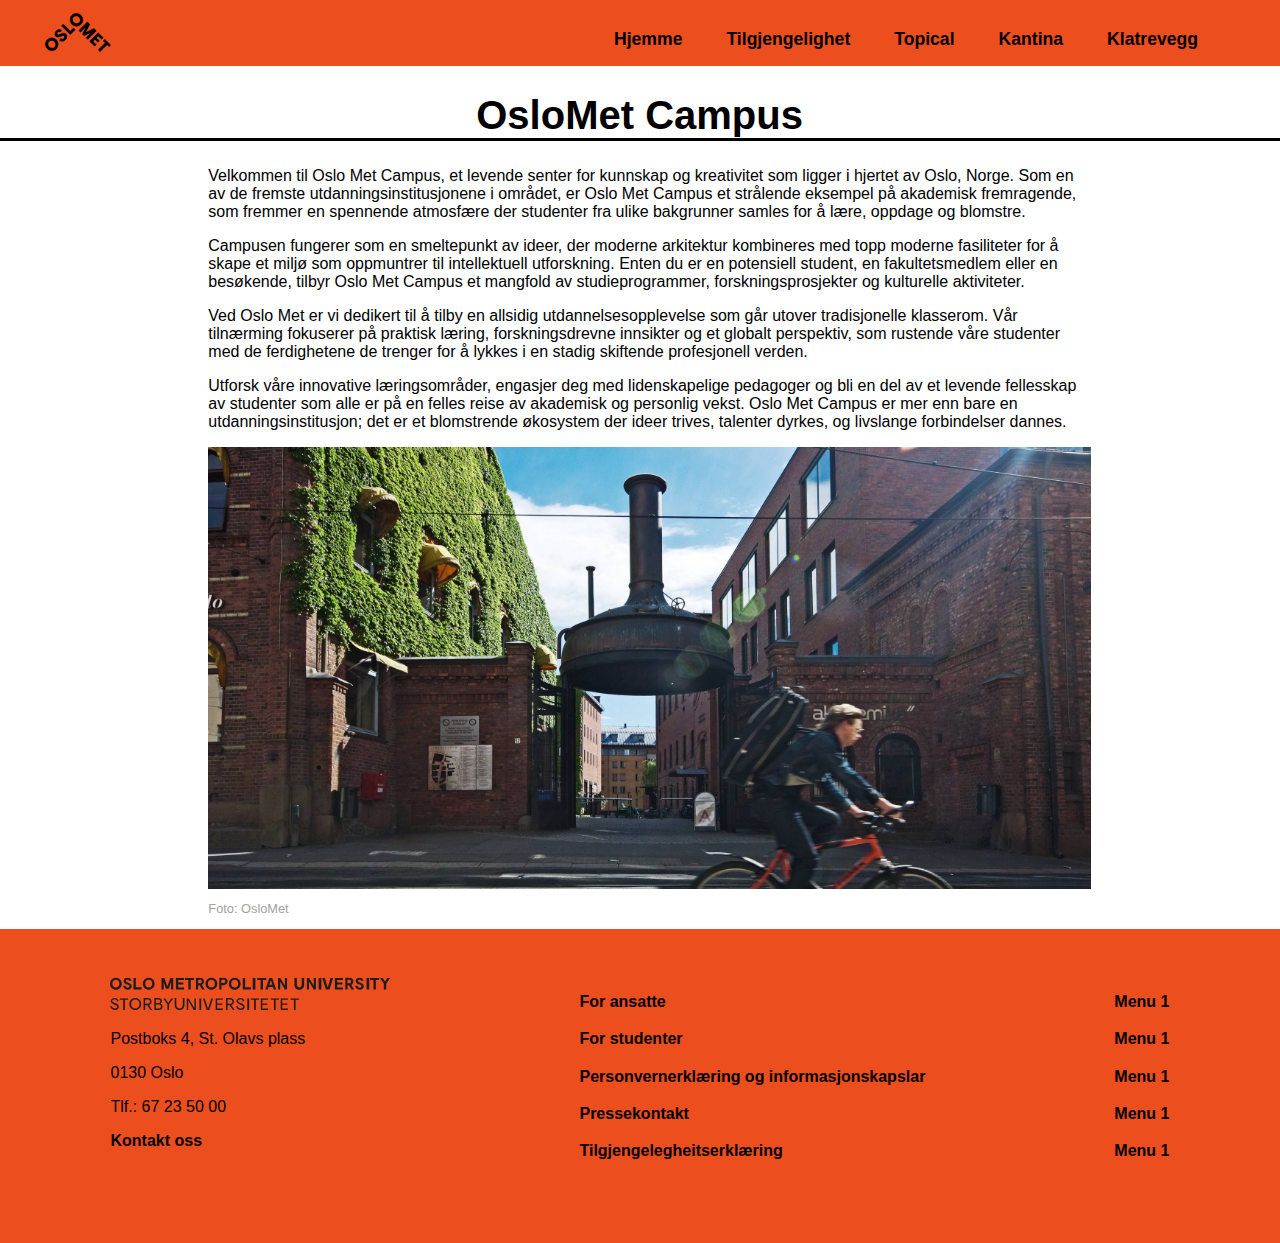
<file: index.html>
<!DOCTYPE html>
<html lang="no">
<head>
    <meta charset="UTF-8">
    <meta name="viewport" content="width=device-width, initial-scale=1">
    <link rel="stylesheet" href="css/stylesheet.css">
    <link rel="icon" href="media/favicon.ico">
    <title>Introduksjonsside</title>
</head>
<body> <!-- This is the body -->
    <header> <!-- This is header where we have the logo and a navbar. We also have a hamburger menu for scaling -->
        <nav>
            <img src="media/header-img.png" alt="Bilde av OsloMet sin logo" > 
            <input type="checkbox" id="burger-toggle">
            <label class="burger-menu" for="burger-toggle"> <!-- This is a label fo when we click the hamburger menu -->
                <div class="menu-icon"></div>
            </label>
            <ul class="menu-items"> <!-- A list with links for the different menu items  -->
                <li><a href="index.html">Hjemme</a></li>
                <li><a href="sub-sites/accessibility.html">Tilgjengelighet</a></li>
                <li><a href="sub-sites/topical.html">Topical</a></li>
                <li><a href="sub-sites/Kantina.html">Kantina</a></li>
                <li><a href="sub-sites/klatrevegg.html">Klatrevegg</a></li>
            </ul>
        </nav>
    </header>

    <main>
        <article class="index-article">
            <h1>OsloMet Campus</h1>
            <div class="index-paragraphs">
                <p>
                    Velkommen til Oslo Met Campus, et levende senter for kunnskap og kreativitet som ligger i hjertet av Oslo, Norge. Som en av de fremste utdanningsinstitusjonene i området, er Oslo Met Campus et strålende eksempel på akademisk fremragende, som fremmer en spennende atmosfære der studenter fra ulike bakgrunner samles for å lære, oppdage og blomstre.
                </p>
                <p>
                    Campusen fungerer som en smeltepunkt av ideer, der moderne arkitektur kombineres med topp moderne fasiliteter for å skape et miljø som oppmuntrer til intellektuell utforskning. Enten du er en potensiell student, en fakultetsmedlem eller en besøkende, tilbyr Oslo Met Campus et mangfold av studieprogrammer, forskningsprosjekter og kulturelle aktiviteter.
                </p>
                <p>
                    Ved Oslo Met er vi dedikert til å tilby en allsidig utdannelsesopplevelse som går utover tradisjonelle klasserom. Vår tilnærming fokuserer på praktisk læring, forskningsdrevne innsikter og et globalt perspektiv, som rustende våre studenter med de ferdighetene de trenger for å lykkes i en stadig skiftende profesjonell verden.
                </p>
                <p>
                    Utforsk våre innovative læringsområder, engasjer deg med lidenskapelige pedagoger og bli en del av et levende fellesskap av studenter som alle er på en felles reise av akademisk og personlig vekst. Oslo Met Campus er mer enn bare en utdanningsinstitusjon; det er et blomstrende økosystem der ideer trives, talenter dyrkes, og livslange forbindelser dannes.
                </p>
            </div>
            <img src="media/pilestredet.jpg" alt="Bilde av pilestredet"> <!--https://www.oslomet.no/en/about/pilestredet-campus-->
            <div class="image-info-container">
                <p>Foto: OsloMet</p>
            </div>
        </article>
    </main> 
    
    <footer>
        <div class="adress-container-footer">
            <img src="media/logo-footer.svg" alt="Bilde av tekst logoen til OsloMet">
            <p>Postboks 4, St. Olavs plass</p>
            
            <p>0130 Oslo</p>
            <p>Tlf.: 67 23 50 00</p>
            <p><a href="https://www.oslomet.no/om/kontakt">Kontakt oss</a></p> 
        
        </div>
        <div class="list-container-footer">
            <ul>
                <li><a href="https://www.oslomet.no/om/for-ansatte">For ansatte</a></li>
                <li><a href="https://www.oslomet.no/om/for-studenter">For studenter</a></li>
                <li><a href="https://www.oslomet.no/om/personvernerklering-informasjonskapslar">Personvernerklæring og informasjonskapslar</a></li>
                <li><a href="https://www.oslomet.no/om/pressekontakt">Pressekontakt</a></li>
                <li><a href="https://www.oslomet.no/om/tilgjengelegheitserklering">Tilgjengelegheitserklæring</a></li>
            </ul>
        </div>
        <div class="list-container-footer">
            <ul>
                <li>Menu 1</li>
                <li>Menu 1</li>
                <li>Menu 1</li>
                <li>Menu 1</li>
                <li>Menu 1</li>
            </ul>
        </div>
    </footer>
</body>
</html>
</file>
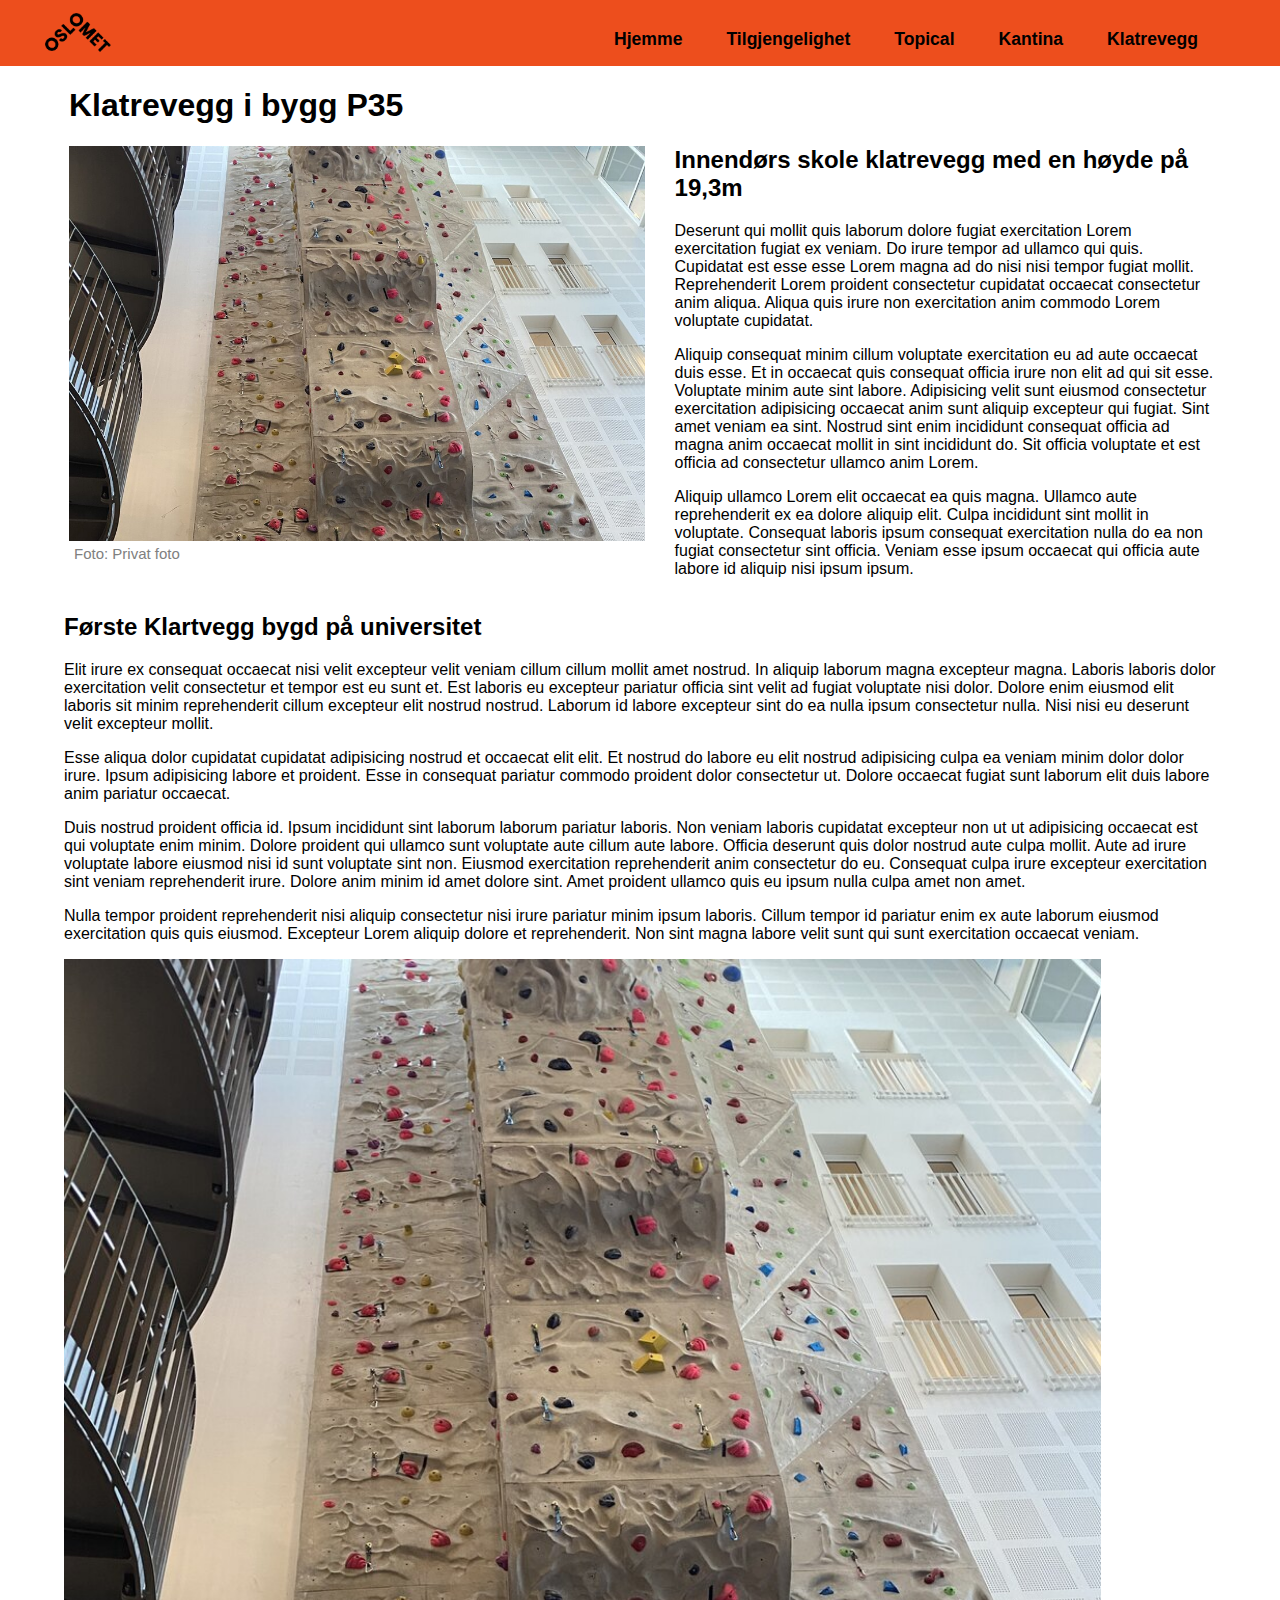
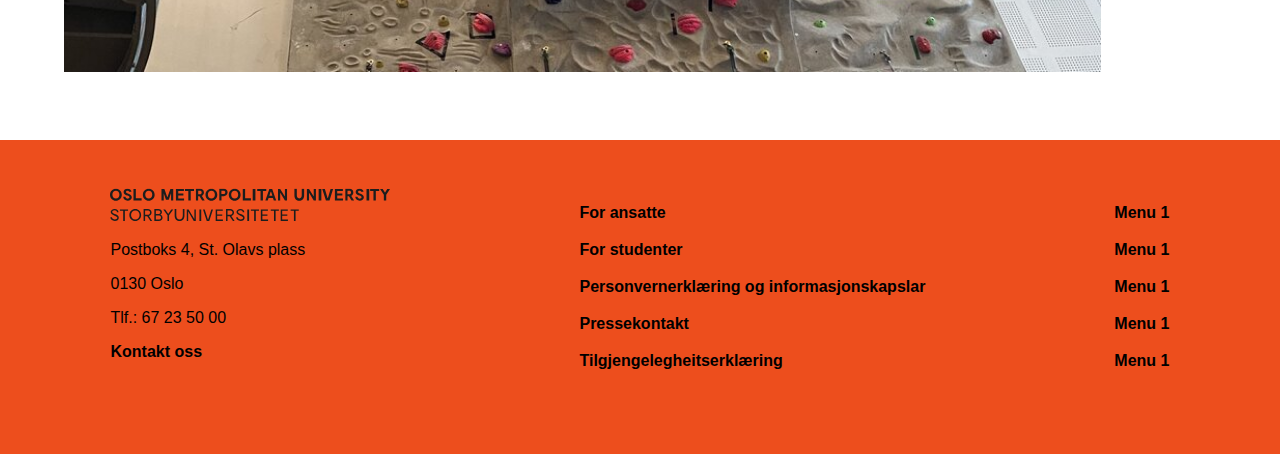
<file: sub-sites/klatrevegg.html>
<!DOCTYPE html>
<html lang="no">
<head>
    <meta charset="UTF-8">
    <meta name="viewport" content="width=device-width, initial-scale=1.0">
    <link rel="stylesheet" href="../css/stylesheet.css">
    <link rel="icon" href="../media/favicon.ico">
    <title>Klatrevegg</title>
</head>
<body>
    <header> <!-- This is header where we have the logo and a navbar. We also have a hamburger menu for scaling -->
        <nav>
            <img src="../media/header-img.png" alt="Bilde av OsloMet sin logo" > 
            <input type="checkbox" id="burger-toggle">
            <label class="burger-menu" for="burger-toggle"> <!-- This is a label fo when we click the hamburger menu -->
                <div class="menu-icon"></div>
            </label>
            <ul class="menu-items"> <!-- A list with links for the different menu items  -->
                <li><a href="../index.html">Hjemme</a></li>
                <li><a href="accessibility.html">Tilgjengelighet</a></li>
                <li><a href="topical.html">Topical</a></li>
                <li><a href="kantina.html">Kantina</a></li>
                <li><a href="klatrevegg.html">Klatrevegg</a></li>
            </ul>
        </nav>
    </header>

<main class="climbingwall-main">
    <h1>Klatrevegg i bygg P35</h1>

    <div class="grid-container">
        <div class="item1">
            <div class="image-container"><img src="../media/klatrevegg.jpg" id="climbingwall-img"alt="Klatreveggen i Oslomet sitt bygg P35">   <p id="img-text">Foto: Privat foto</p> </div>
            <h2>Innendørs skole klatrevegg med en høyde på 19,3m</h2>
            <p>
                Deserunt qui mollit quis laborum dolore fugiat exercitation Lorem exercitation fugiat ex veniam. 
                Do irure tempor ad ullamco qui quis. Cupidatat est esse esse Lorem magna ad do nisi nisi tempor fugiat mollit. 
                Reprehenderit Lorem proident consectetur cupidatat occaecat consectetur anim aliqua. 
                Aliqua quis irure non exercitation anim commodo Lorem voluptate cupidatat.
            </p>
            <p>
                Aliquip consequat minim cillum voluptate exercitation eu ad aute occaecat duis esse. 
                Et in occaecat quis consequat officia irure non elit ad qui sit esse. Voluptate minim aute sint labore. 
                Adipisicing velit sunt eiusmod consectetur exercitation adipisicing occaecat anim sunt aliquip excepteur qui fugiat. 
                Sint amet veniam ea sint. Nostrud sint enim incididunt consequat officia ad magna anim occaecat mollit in sint incididunt do. 
                Sit officia voluptate et est officia ad consectetur ullamco anim Lorem.
            </p>
            <p>
                Aliquip ullamco Lorem elit occaecat ea quis magna. Ullamco aute reprehenderit ex ea dolore aliquip elit. 
                Culpa incididunt sint mollit in voluptate. Consequat laboris ipsum consequat exercitation nulla do ea non fugiat consectetur sint officia. 
                Veniam esse ipsum occaecat qui officia aute labore id aliquip nisi ipsum ipsum.
            </p>
        </div>
        <div class="item2">
            <h2>Første Klartvegg bygd på universitet</h2>
            <p>Elit irure ex consequat occaecat nisi velit excepteur velit veniam cillum cillum mollit amet nostrud.
                In aliquip laborum magna excepteur magna. Laboris laboris dolor exercitation velit consectetur et tempor est eu sunt et.
                Est laboris eu excepteur pariatur officia sint velit ad fugiat voluptate nisi dolor.
                Dolore enim eiusmod elit laboris sit minim reprehenderit cillum excepteur elit nostrud nostrud.
                Laborum id labore excepteur sint do ea nulla ipsum consectetur nulla. Nisi nisi eu deserunt velit excepteur mollit.
            </p>
            <p>
                Esse aliqua dolor cupidatat cupidatat adipisicing nostrud et occaecat elit elit. 
                Et nostrud do labore eu elit nostrud adipisicing culpa ea veniam minim dolor dolor irure. 
                Ipsum adipisicing labore et proident. Esse in consequat pariatur commodo proident dolor consectetur ut. 
                Dolore occaecat fugiat sunt laborum elit duis labore anim pariatur occaecat.
            </p>
            <p>
                Duis nostrud proident officia id. Ipsum incididunt sint laborum laborum pariatur laboris.
                Non veniam laboris cupidatat excepteur non ut ut adipisicing occaecat est qui voluptate enim minim. 
                Dolore proident qui ullamco sunt voluptate aute cillum aute labore. Officia deserunt quis dolor nostrud aute culpa mollit. 
                Aute ad irure voluptate labore eiusmod nisi id sunt voluptate sint non. Eiusmod exercitation reprehenderit anim consectetur do eu.
                Consequat culpa irure excepteur exercitation sint veniam reprehenderit irure. Dolore anim minim id amet dolore sint. 
                Amet proident ullamco quis eu ipsum nulla culpa amet non amet.
            </p>
            <p>
                Nulla tempor proident reprehenderit nisi aliquip consectetur nisi irure pariatur minim ipsum laboris. 
                Cillum tempor id pariatur enim ex aute laborum eiusmod exercitation quis quis eiusmod. 
                Excepteur Lorem aliquip dolore et reprehenderit. Non sint magna labore velit sunt qui sunt exercitation occaecat veniam.
            </p>
            <img src="../media/klatrevegg.jpg" id="climbingwall-img1"alt="Klatreveggen i Oslomet sitt bygg P35">
        </div>  
      </div>
</main>

<footer>
    <div class="adress-container-footer">
        <img src="../media/logo-footer.svg" alt="Bilde av tekst logoen til OsloMet">
        <p>Postboks 4, St. Olavs plass</p>
        
        <p>0130 Oslo</p>
        <p>Tlf.: 67 23 50 00</p>
        <p><a href="https://www.oslomet.no/om/kontakt">Kontakt oss</a></p> 
    
    </div>
    <div class="list-container-footer">
        <ul>
            <li><a href="https://www.oslomet.no/om/for-ansatte">For ansatte</a></li>
            <li><a href="https://www.oslomet.no/om/for-studenter">For studenter</a></li>
            <li><a href="https://www.oslomet.no/om/personvernerklering-informasjonskapslar">Personvernerklæring og informasjonskapslar</a></li>
            <li><a href="https://www.oslomet.no/om/pressekontakt">Pressekontakt</a></li>
            <li><a href="https://www.oslomet.no/om/tilgjengelegheitserklering">Tilgjengelegheitserklæring</a></li>
        </ul>
    </div>
    <div class="list-container-footer">
        <ul>
            <li>Menu 1</li>
            <li>Menu 1</li>
            <li>Menu 1</li>
            <li>Menu 1</li>
            <li>Menu 1</li>
        </ul>
    </div>
</footer>

</body>
</html>
</file>
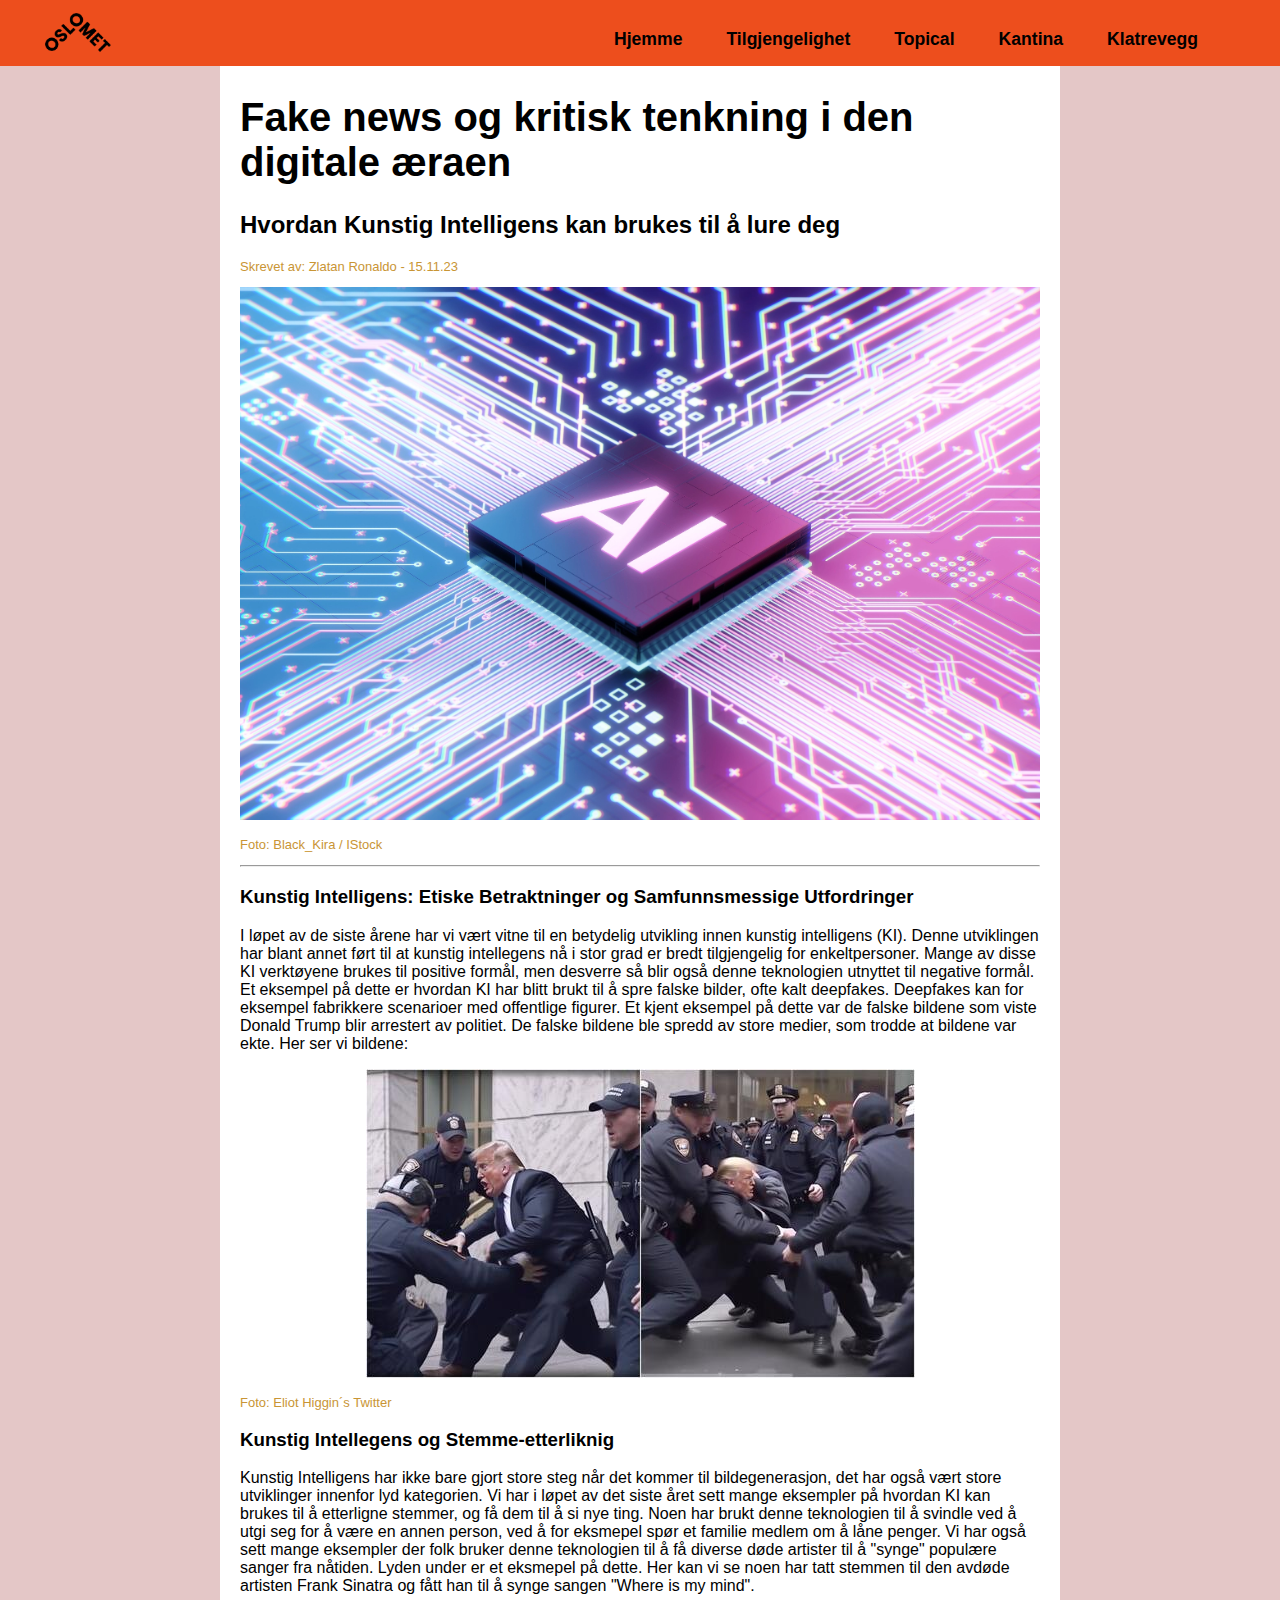
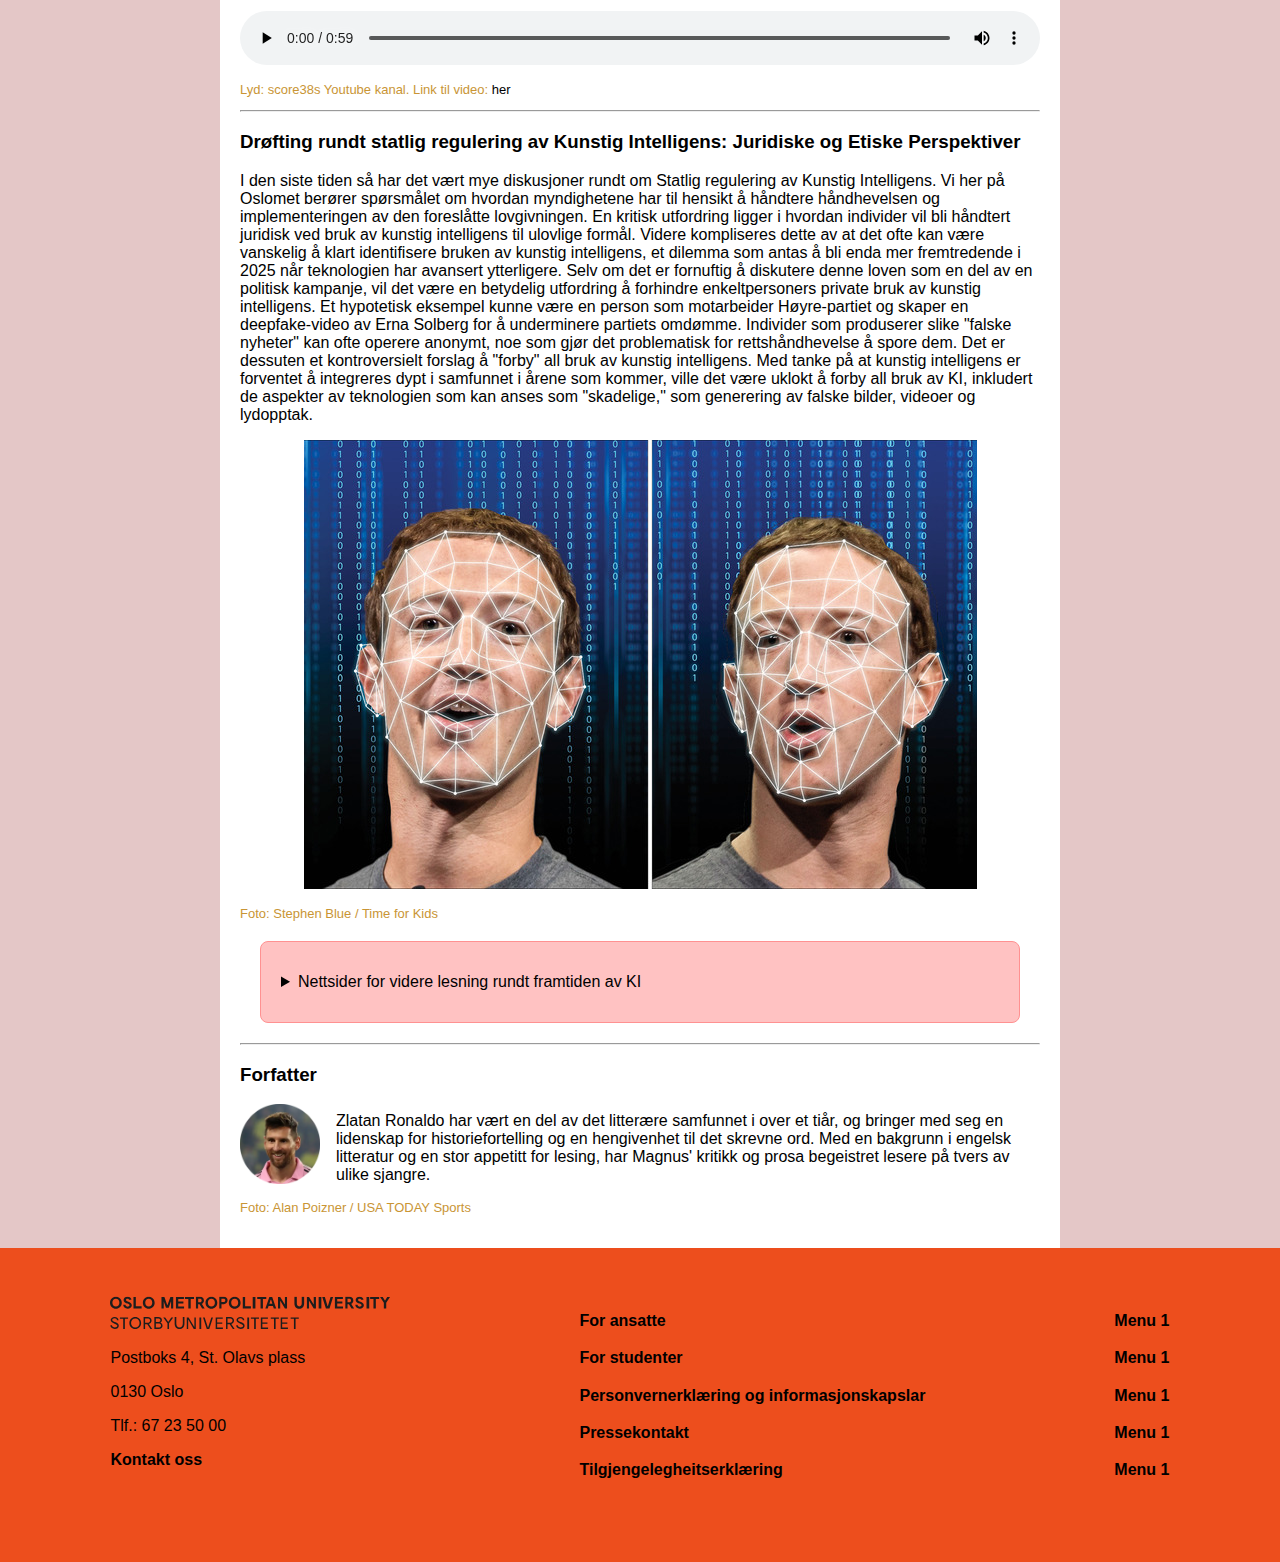
<file: sub-sites/topical.html>
<!DOCTYPE html>
<html lang="no">
<head>
    <meta charset="UTF-8">
    <meta name="viewport" content="width=device-width, initial-scale=1.0">
    <link rel="stylesheet" href="../css/stylesheet.css">
    <link rel="icon" href="../media/favicon.ico">
    <title>tema</title>
</head>
<body> <!-- This is the body-->
    <!-- Header element containing navigation and branding -->
  <header>
    <nav>
        <img src="../media/header-img.png" alt="Bilde av OsloMet sin logo" > 
        <input type="checkbox" id="burger-toggle">
        <label class="burger-menu" for="burger-toggle"> <!-- This is a label fo when we click the hamburger menu -->
            <div class="menu-icon"></div>
        </label>
        <ul class="menu-items"> <!-- A list with links for the different menu items  -->
            <li><a href="../index.html">Hjemme</a></li>
            <li><a href="../sub-sites/accessibility.html">Tilgjengelighet</a></li>
            <li><a href="topical.html">Topical</a></li>
            <li><a href="Kantina.html">Kantina</a></li>
            <li><a href="klatrevegg.html">Klatrevegg</a></li>
        </ul>
    </nav>
</header>
<main class="topical-page-container"> <!-- Gives a border around the text. Making it more article like-->
    <article class="topical-web-body">  <!-- All content for the article. Including headers, text, pictures and interactiv elements-->
        <h1 class="topical-h1">Fake news og kritisk tenkning i den digitale æraen</h1>
        <h2>Hvordan Kunstig Intelligens kan brukes til å lure deg</h2>
        <p class="topical-text-author">Skrevet av: Zlatan Ronaldo - 15.11.23</p>
        <div class="center-image"><img src="../media/ai-wallpaper.webp" alt="En 3D-illustrasjon av en mikrobrikke med bokstavene 'AI' på, som representerer kunstig intelligens, satt mot en bakgrunn av et neonlysende kretskort med glødende rosa og blå linjer."></div> <!-- https://www.istockphoto.com/photo/ai-microprocessor-on-motherboard-computer-circuit-gm1345658982-423662467  -->
        <!-- Class for centering the images inside the article class -->
        <p class="topical-text-author">Foto: Black_Kira / IStock</p> <!-- Class for text refrencing sources and giving credit -->
        <hr>
        <h3>Kunstig Intelligens: Etiske Betraktninger og Samfunnsmessige Utfordringer</h3>
            <p>
                I løpet av de siste årene har vi vært vitne til en betydelig utvikling innen kunstig intelligens (KI). Denne utviklingen har blant annet ført til at kunstig intellegens nå i stor grad er bredt tilgjengelig for enkeltpersoner. 
                Mange av disse KI verktøyene brukes til positive formål, men desverre så blir også denne teknologien utnyttet til negative formål.
                Et eksempel på dette er hvordan KI har blitt brukt til å spre falske bilder, ofte kalt deepfakes. Deepfakes kan for eksempel fabrikkere scenarioer med offentlige figurer.
                Et kjent eksempel på dette var de falske bildene som viste Donald Trump blir arrestert av politiet. De falske bildene ble spredd av store medier, som trodde at bildene var ekte. Her ser vi bildene:
            </p>
            <div class="center-image"><img src="../media/trump.jpeg" alt="Et KI generert bilde av Donald trump som blir arrestert av politet på åpen gate"></div> <!--https://twitter.com/EliotHiggins/status/1637927681734987777?ref_src=twsrc%5Etfw%7Ctwcamp%5Etweetembed%7Ctwterm%5E1637927681734987777%7Ctwgr%5E97b6b9d455f3ef921250f337dcaa97de0fe50517%7Ctwcon%5Es1_&ref_url=https%3A%2F%2Fwww.indiatoday.in%2Ftrending-news%2Fstory%2Fdonald-trump-is-under-arrest-at-least-according-to-these-viral-ai-images-2350077-2023-03-22-->
            <p class="topical-text-author">Foto: Eliot Higgin´s Twitter</p>
            <h3>Kunstig Intellegens og Stemme-etterliknig</h3>
            <p>
            Kunstig Intelligens har ikke bare gjort store steg når det kommer til bildegenerasjon, det har også vært store utviklinger innenfor lyd kategorien. Vi har i løpet av det siste året sett mange eksempler på hvordan KI kan brukes til å etterligne stemmer, og få dem til å si nye ting. 
            Noen har brukt denne teknologien til å svindle ved å utgi seg for å være en annen person, ved å for eksmepel spør et familie medlem om å låne penger. Vi har også sett mange eksempler der folk bruker denne teknologien til å få diverse døde artister til å "synge" populære sanger fra nåtiden. 
            Lyden under er et eksmepel på dette. Her kan vi se noen har tatt stemmen til den avdøde artisten Frank Sinatra og fått han til å synge sangen "Where is my mind". 
            </p>

             <!-- playable audio file showcasing music with vocals changed by using AI -->

            <audio id="Audioclip" controls>
                <source src="../media/ai-sang-sinatra.mp3" type="audio/mp3" alt="Stemmen til den avdøde sangeren Frank Sinatra gjenskapt med KI, gjort til å synge den moderne sangen Where is my mind? av The Pixies">
              Nettleseren din støtter ikke lyd avspilling.
            </audio>

           

            <p class="topical-text-author">Lyd: score38s Youtube kanal. Link til video: <a href="https://www.youtube.com/watch?v=BO4cKQ8DxYU">her</a></p> <!--https://www.youtube.com/watch?v=BO4cKQ8DxYU-->

        <hr>

        <h3>Drøfting rundt statlig regulering av Kunstig Intelligens: Juridiske og Etiske Perspektiver</h3>
        <p>
            I den siste tiden så har det vært mye diskusjoner rundt om Statlig regulering av Kunstig Intelligens. Vi her på Oslomet berører spørsmålet om hvordan myndighetene har til hensikt å håndtere håndhevelsen og implementeringen av den foreslåtte lovgivningen. 
            En kritisk utfordring ligger i hvordan individer vil bli håndtert juridisk ved bruk av kunstig intelligens til ulovlige formål. 
            Videre kompliseres dette av at det ofte kan være vanskelig å klart identifisere bruken av kunstig intelligens, et dilemma som antas å bli enda mer fremtredende i 2025 når teknologien har avansert ytterligere.
            Selv om det er fornuftig å diskutere denne loven som en del av en politisk kampanje, vil det være en betydelig utfordring å forhindre enkeltpersoners private bruk av kunstig intelligens. 
            Et hypotetisk eksempel kunne være en person som motarbeider Høyre-partiet og skaper en deepfake-video av Erna Solberg for å underminere partiets omdømme. Individer som produserer slike "falske nyheter" kan ofte operere anonymt, noe som gjør det problematisk for rettshåndhevelse å spore dem.
            Det er dessuten et kontroversielt forslag å "forby" all bruk av kunstig intelligens. Med tanke på at kunstig intelligens er forventet å integreres dypt i samfunnet i årene som kommer, ville det være uklokt å forby all bruk av KI, inkludert de aspekter av teknologien som kan anses som "skadelige," som generering av falske bilder, videoer og lydopptak.
        </p>

        <div class="center-image"><img src="../media/deepFakes.jpeg" alt="Bilde av et fjes som blir skannet av en datamaskin"> </div> <!--https://www.timeforkids.com/g56/fakeout-2/-->

        <p class="topical-text-author">Foto: Stephen Blue / Time for Kids</p>
       
        
        <details class="dropdown-box"> <!-- Expandable box with links for further reading about the future of AI. Summary tag describes content that is found under  -->
            <summary>Nettsider for videre lesning rundt framtiden av KI</summary>
              <ul>
                <a href="https://www.digdir.no/kunstig-intelligens/ki-ressurser/4145"><li>Digdir</li></a>
                <a href="https://snl.no/kunstig_intelligens"><li>Store Norske Leksikon</li></a>
                <a href="https://www.regjeringen.no/no/dokumenter/nasjonal-strategi-for-kunstig-intelligens/id2685594/?ch=3"><li>Regjeringen</li></a>
                <a href="https://www.nho.no/tema/digitalisering/artikler/kunstig-intelligens/"><li>Næringslivets Hovedorganisasjon</li></a>
              </ul>
          </details>
        <hr>
        <h3>Forfatter</h3>
        <!-- ID for picture of author. I choose to have ID on this picture, because id rather have it alligned to the left -->
        <img id="topical-author-picture" src="../media/author-picture.jpeg" alt="Bilde av forfatter Zlatan Ronaldo, smilende"> <!--https://eu.tennessean.com/picture-gallery/sports/nashvillesc/2023/08/19/nashville-sc-lionel-messi-photos-leagues-cup-final-inter-miami/70634328007/-->
        <p id="writer-summary">Zlatan Ronaldo har vært en del av det litterære samfunnet i over et tiår, og bringer med seg en lidenskap for historiefortelling og en hengivenhet til det skrevne ord. Med en bakgrunn i engelsk litteratur og en stor appetitt for lesing, har Magnus' kritikk og prosa begeistret lesere på tvers av ulike sjangre.</p>
        <p class="topical-text-author">Foto:  Alan Poizner / USA TODAY Sports</p> 
</article>
</main>
<footer>
  <div class="adress-container-footer">
      <img src="../media/logo-footer.svg" alt="Bilde av tekst logoen til OsloMet">
      <p>Postboks 4, St. Olavs plass</p>
      
      <p>0130 Oslo</p>
      <p>Tlf.: 67 23 50 00</p>
      <p><a href="https://www.oslomet.no/om/kontakt">Kontakt oss</a></p> 
  
  </div>
  <div class="list-container-footer">
      <ul>
          <li><a href="https://www.oslomet.no/om/for-ansatte">For ansatte</a></li>
          <li><a href="https://www.oslomet.no/om/for-studenter">For studenter</a></li>
          <li><a href="https://www.oslomet.no/om/personvernerklering-informasjonskapslar">Personvernerklæring og informasjonskapslar</a></li>
          <li><a href="https://www.oslomet.no/om/pressekontakt">Pressekontakt</a></li>
          <li><a href="https://www.oslomet.no/om/tilgjengelegheitserklering">Tilgjengelegheitserklæring</a></li>
      </ul>
  </div>
  <div class="list-container-footer">
      <ul>
          <li>Menu 1</li>
          <li>Menu 1</li>
          <li>Menu 1</li>
          <li>Menu 1</li>
          <li>Menu 1</li>
      </ul>
  </div>
</footer>
</body>
</html>
</file>
<file: css/stylesheet.css>
:root{
    --navbar: #ed4e1d;
}

body {
    font-family: Arial, Helvetica, sans-serif;
    margin: 0;
}

nav {
    /* display: flex;
    justify-content: space-between; /* Add this line to create space between logo and icon */
    background-color: var(--navbar);

    display: grid;
    grid-template-columns: 120px auto 50px;
}

nav > img {
    padding-left: 2em;
    height: 4em; /* Set a fixed height */ 
}

nav .burger-menu{
    grid-column: 3;
}

.menu-items {
    list-style: none;
    display: flex; 
    margin-left: auto; /* Right aligns the ul list */
    padding-right: 2em;
    padding-top: 0.8em;
    grid-column-start: 2;
    grid-column-end: 3;
    grid-row: 1;
}

.menu-items li {
    margin-right: 2.5em; 
    font-size: 1.1em;
    font-weight: bold; 
}
a {
    color:black;
    text-decoration: none;
    transition: color 0.3s ease; /* Change the color  https://www.w3schools.com/css/css3_transitions.asp */
}

a:hover {
    color: white; 
}
.menu-items li:last-child {
    margin-right: 0; /*To remove the margin for the last list item https://www.w3schools.com/cssref/sel_last-child.php */
}

.index-article h1 {
    text-align: center;
    font-size: 2.5em;
    border-bottom: solid black; /* Add a color or use a specific value like '1px solid black' */
    margin-left: -0.5em; 
}
    
.index-paragraphs{
    max-width: 70%;
    margin: 0 auto;
}

.index-article {
    margin-left: 1.2em;
} 

.image-info-container {
    text-align: left; /* Align text to the left */
    margin-left: auto;
    font-size: 0.8em;
    max-width: 85%;
    color: #a4a1a1;
}


.index-article img {
    display: block; /**/ 
    margin: 0 auto;
    max-width: 70%;
}

/* Css to Klatrevegg */

.image-container{
    float: left;
    width: 50%;
    padding-right: 3%;
}

.climbingwall-main{
    grid-template-columns: 50% 50%;
    padding-left: 5%;
    padding-right: 5%;
    padding-bottom: 4em;
    float: left;
}

.climbingwall-main h1 {
    padding-left: 5px;
}

#climbingwall-img{ 
    width: 100%;
    padding-left: 5px;
   
}

#climbingwall-img1 {
    width: 90%;
}

#img-text {
    text-align: left;
    margin-top: 0;
    margin-left: 10px;
    font-size: 15px;
    color: gray;
}

.grid-container {
    grid-template-columns: 50% 50%;
    grid-template-rows: auto;
    font-size: 1rem;
  }



.item1 p,.item1 h2{
    margin-left: 0.983em;
}

.item2 {
    display: inline-block;
}

/* Css to Klatrevegg */

.topical-web-body {  /* må stå foran @media */
	background-color: #ffffff;
	max-width: 50rem;
	padding: 1.25rem;
	padding-top: 0.125rem;
	text-align: left;
	width: 70%;
	margin: auto;
}

@media (max-width: 700px) {
    .topical-web-body {
		width: 80%;
		font-size: 1.25rem;
		padding-right: 10%;
        padding-left: 10%;
	}
    footer {
        flex-direction: column;
        align-items: center;

    }

    .list-container-footer,
    .adress-container-footer {
        margin: 0;
        padding: 0;
    }

    .menu-items{
        display: flex;
        flex-direction: column;
        position: sticky;
        grid-column-start: 1;
        grid-column-end: -1;
        grid-row: 2;
        width: 100%;
        text-align: center;
        padding: 0
;
        
    }
    
    .menu-icon { 
        display: block;
        background-image: url(/media/icons8-menu.svg);
        background-size: cover;
        height: 40px;
        width: 40px;
        cursor: pointer;
    }


    .menu-items li{
        height: 0;
        overflow: hidden;
    }

    #burger-toggle:checked ~ .menu-items li {
        height: 2em;
        width: auto;
        margin: 0;
    }

    .index-paragraphs{
        max-width: 90%;
    }

    .index-article img {
        max-width: 90%;
    }

    #climbingwall-img, #climbingwall-img1 {
        width: 100%;
        padding: 0;
    }

    .image-container{
        width: 100%;
        max-height: 30%;
    }

    .item1 p,.item1 h2{
        margin-left: 0em;
    }
    
    .item2 p {
        margin-left: 0em;
    }
    
}

#burger-toggle{
    display: none;
}

footer {
    text-align: center; 
    background-color: var(--navbar);
    display: flex;
    justify-content: space-around; /* Equal spacing */
    padding: 1em; 
}

.list-container-footer,
.adress-container-footer {
    margin: 1em;
    text-align: left;
    vertical-align: top;
    padding: 1em; 
}

.adress-container-footer a{
    font-weight: bold;
}

.list-container-footer{
    font-weight: bold;
}

.list-container-footer ul {
    list-style: none;
    text-align: left;
    padding: 0;
}

.list-container-footer li {
    padding-top: 0;
    padding-bottom: 1.2em;
}

/* Css til topical, sorterer etterpå */

.topical-page-container { /* Makes the border around the text/article see through pink */
	background-color:  #e4c7c7;
}
.topical-h1 { /* */
	font-size: 2.5rem;
}

.topical-text-author { /* Changes the colour of text used to credit pictures */
	font-size: 0.8125rem;
	color: rgb(201, 149, 53);
}

#writer-summary { /* Changes the colour of text used to credit pictures */
	padding-left: 12%;
	padding-top: 1%;
}

#topical-author-picture { /* Formats the text about the author to be more to */
	width: 5rem;
	float: left;
}


.dropdown-box { /*Expandable menu for links and relevant info */
	background-color: #ffc2c2;
	padding: 1.25rem;
	margin: 1.25rem;
	border-radius: 0.5rem;
	border: 0.063rem solid #ff9191;
	line-height: 2.5;
    cursor: pointer;
}
	
#Audioclip {
	width: 100%;
}

.center-image{ /* Gives a border around the text. Making it more article like*/
    text-align: center;
    max-width: 100%;

}

.center-image img{ /* Fixes the scailing for images */
    max-width: inherit;
}

/* Css til topical, sorterer etterpå */

/* Css to accessibility*/

.access-img{ /*Scaling the images*/
    max-width: 50%;
    height: auto;
    display: block;
    border: 0.1rem solid black; /*Border to make the images more visible*/
}

.access-img-text{  /* Different font size and color for the image text*/
    font-size: 0.65rem;
    color: rgb(31, 7, 137);
}

.accessibility-main { /* Creating a small border on the left of the accessibility page*/
padding: 1rem;
}
</file>
